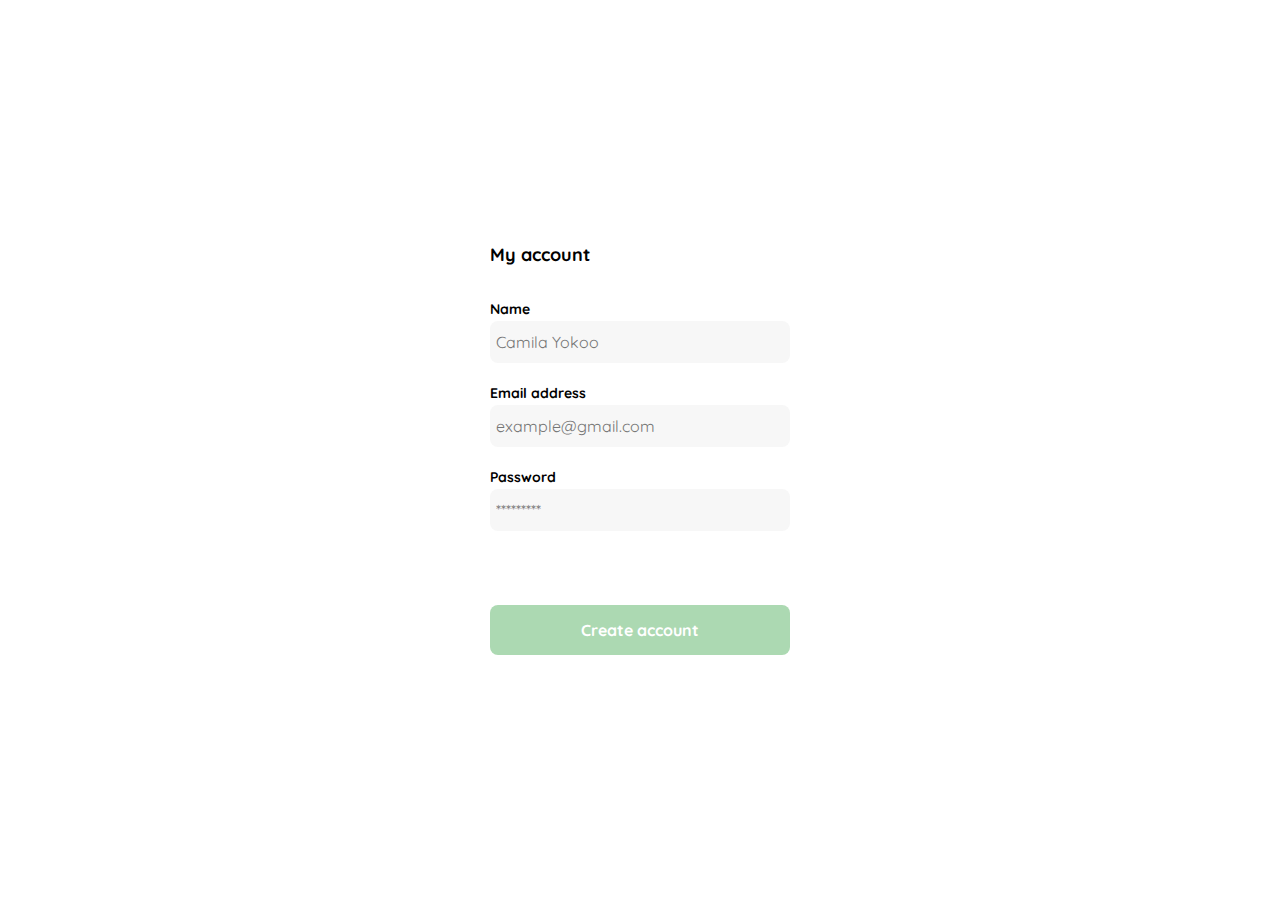
<file: Pantallas/create-account/index.html>
<!DOCTYPE html>
<html lang="es">
  <head>
    <meta charset="UTF-8" />
    <meta name="viewport" content="width=device-width, initial-scale=1.0" />
    <!-- Font Quicksand 300, 500, 700 -->
    <link rel="preconnect" href="https://fonts.googleapis.com" />
    <link rel="preconnect" href="https://fonts.gstatic.com" crossorigin />
    <link href="https://fonts.googleapis.com/css2?family=Quicksand:wght@300;500;700&display=swap" rel="stylesheet" />
    <link rel="stylesheet" href="./assets/css/normalize.css" />
    <link rel="stylesheet" href="./assets/css/style.css" />
    <!-- Styles Desktop -->
    <link rel="stylesheet" href="./assets/css/desktop.css" media="screen and (min-width: 992px)" />
    <title>Yard Sale</title>
  </head>
  <body>
    <header>
      <nav></nav>
    </header>

    <div class="login">
      <div class="login__container">
        <!-- <img class="login__logo" src="./assets/img/logos/logo_yard_sale.svg" alt="Logo" /> -->
        <h1 class="login__title">My account</h1>

        <form action="./index.html" class="form">
          <label for="name" class="form__label">Name</label>
          <input type="text" id="name" class="form__input form__input--name" placeholder="Camila Yokoo" />
          <label for="email" class="form__label">Email address</label>
          <input type="email" id="email" class="form__input form__input--email" placeholder="example@gmail.com" />
          <label for="password" class="form__label">Password</label>
          <input type="password" id="password" class="form__input form__input--password" placeholder="*********" />

          <button type="submit" class="button button--primary button--signup">Create account</button>
        </form>
      </div>
    </div>
  </body>
</html>
</file>
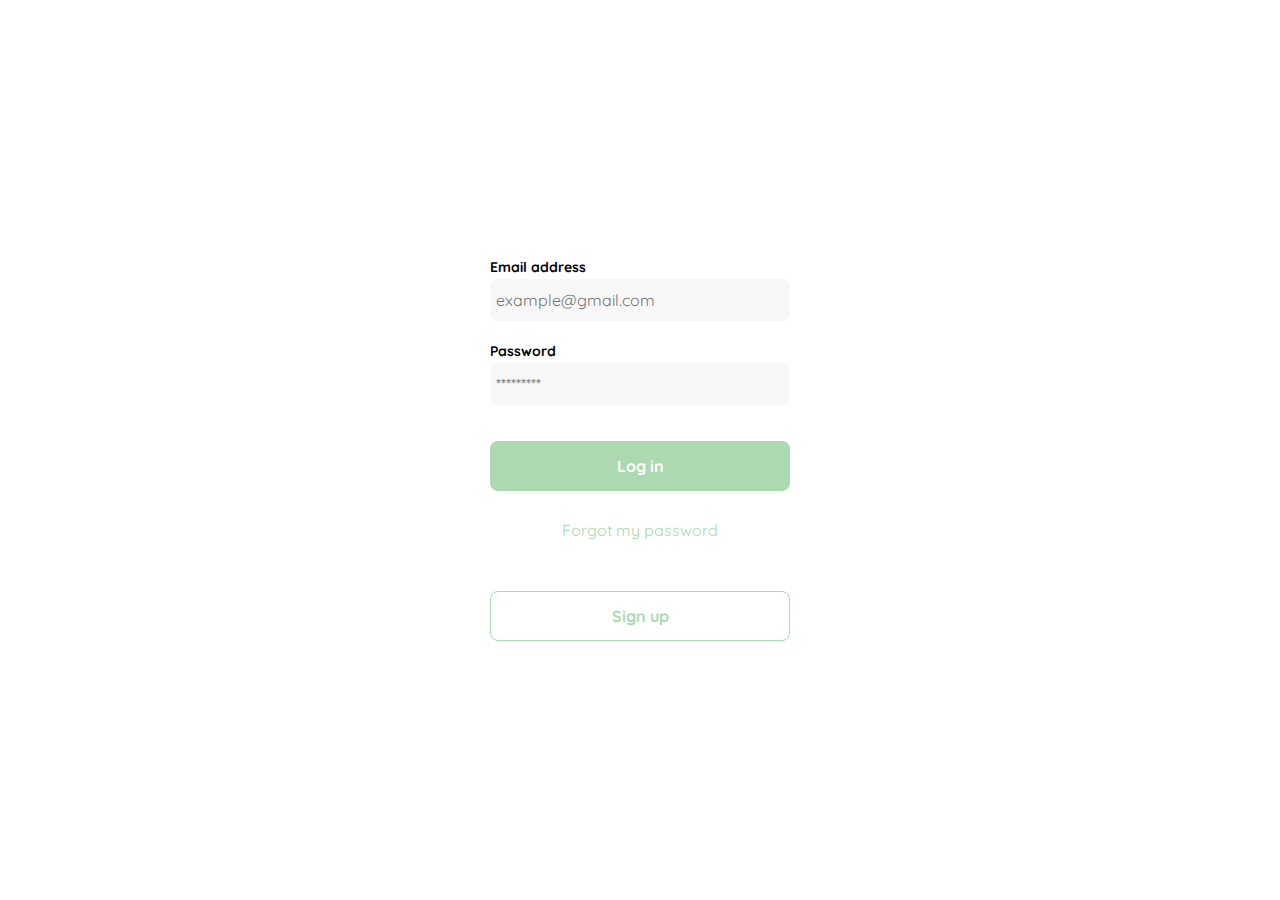
<file: Pantallas/login/index.html>
<!DOCTYPE html>
<html lang="es">
  <head>
    <meta charset="UTF-8" />
    <meta name="viewport" content="width=device-width, initial-scale=1.0" />
    <!-- Font Quicksand 300, 500, 700 -->
    <link rel="preconnect" href="https://fonts.googleapis.com" />
    <link rel="preconnect" href="https://fonts.gstatic.com" crossorigin />
    <link href="https://fonts.googleapis.com/css2?family=Quicksand:wght@300;500;700&display=swap" rel="stylesheet" />
    <link rel="stylesheet" href="./assets/css/normalize.css" />
    <link rel="stylesheet" href="./assets/css/style.css" />
    <!-- Styles Desktop -->
    <link rel="stylesheet" href="./assets/css/desktop.css" media="screen and (min-width: 992px)" />
    <title>Yard Sale</title>
  </head>
  <body>
    <div class="login">
      <div class="login__container">
        <img class="login__logo" src="./assets/img/logos/logo_yard_sale.svg" alt="Logo" />

        <form action="./index.html" class="form">
          <label for="email" class="form__label">Email address</label>
          <input type="email" id="email" class="form__input form__input--email" placeholder="example@gmail.com" />
          <label for="password" class="form__label">Password</label>
          <input type="password" id="password" class="form__input form__input--password" placeholder="*********" />
          <button type="submit" class="button button--primary button--login">Log in</button>
          <a href="/" class="form__forgot">Forgot my password</a>
        </form>
        <button type="button" class="button button--secondary button--signup">Sign up</button>
      </div>
    </div>
  </body>
</html>
</file>
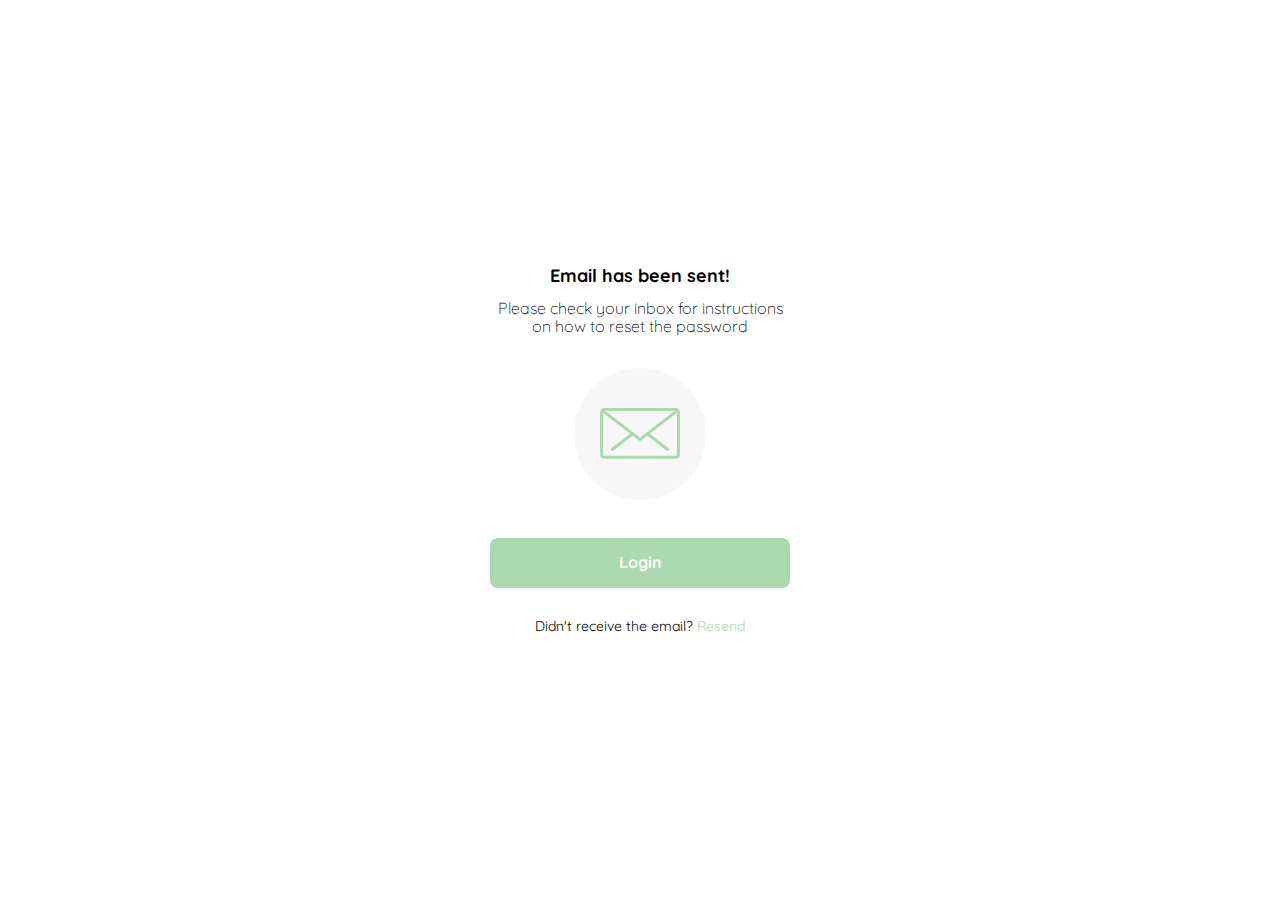
<file: Pantallas/password-recovery2/index.html>
<!DOCTYPE html>
<html lang="es">
  <head>
    <meta charset="UTF-8" />
    <meta name="viewport" content="width=device-width, initial-scale=1.0" />
    <!-- Font Quicksand 300, 500, 700 -->
    <link rel="preconnect" href="https://fonts.googleapis.com" />
    <link rel="preconnect" href="https://fonts.gstatic.com" crossorigin />
    <link href="https://fonts.googleapis.com/css2?family=Quicksand:wght@300;500;700&display=swap" rel="stylesheet" />
    <link rel="stylesheet" href="./assets/css/normalize.css" />
    <link rel="stylesheet" href="./assets/css/style.css" />
    <!-- Styles Desktop -->
    <link rel="stylesheet" href="./assets/css/desktop.css" media="screen and (min-width: 992px)" />
    <title>Yard Sale</title>
  </head>
  <body>
    <div class="login">
      <div class="login__container">
        <img class="login__logo" src="./assets/img/logos/logo_yard_sale.svg" alt="Logo" />
        <h1 class="login__title">Email has been sent!</h1>
        <p class="login__subtitle">Please check your inbox for instructions on how to reset the password</p>

        <div class="login__email">
          <img src="./assets/img/icons/email.svg" alt="Icono Mensaje" class="login__image" />
        </div>
        <button type="submit" class="button button--primary button--login">Login</button>
        <p class="login__resend"><span>Didn't receive the email? </span><a href="/">Resend</a></p>
      </div>
    </div>
  </body>
</html>
</file>
<file: Pantallas/create-account/assets/css/style.css>
* {
  margin: 0;
  padding: 0;
  box-sizing: border-box;
}

:root {
  scroll-behavior: smooth;
}

html {
  font-size: 62.5%;
  box-sizing: border-box;
}

*,
*:before,
*:after {
  box-sizing: inherit;
}

img {
  width: 100%;
  max-width: 100%;
  height: auto;
}

a {
  text-decoration: none;
}

h1 {
  margin: 0;
  padding: 0;
}

p {
  margin: 0;
  padding: 0;
}

/* button {
  border: none;
  outline: none;
} */
/* input {
  outline: none;
  border: none;
}
 */
ol,
ul {
  list-style: none;
}

:root {
  /* ---------- Colors ---------- */
  --very-light-pink: #c7c7c7;
  --hospital-green: #acd9b2;
  --text-input-field: #f7f7f7;
  --dark: #232830;
  --black: #000000;
  --white: #ffffff;
  /* ---------- Fonts ---------- */
  --font-basic: "Quicksand", sans-serif;
  --font-sm: 1.4rem;
  --font-md: 1.6rem;
  --font-lg: 1.8rem;
}

.login {
  width: 100%;
  height: 100vh;
  display: grid;
  place-items: center;
}

.login__container {
  display: grid;
  grid-template-rows: auto 1fr auto;
  width: 30rem;
}

/* .login__logo {
  width: 15rem;
  margin-bottom: 4.8rem;
  justify-self: center;
} */
.login__title {
  font-size: var(--font-lg);
  margin-bottom: 3.6rem;
}

.form {
  display: flex;
  flex-direction: column;
}

.form__label {
  font-size: var(--font-sm);
  font-weight: bold;
  margin-bottom: 0.4rem;
}

.form__input {
  background-color: var(--text-input-field);
  border: none;
  border-radius: 8px;
  height: 4.2rem;
  font-size: var(--font-md);
  padding: 0.6rem;
  margin-bottom: 2.2rem;
}

.button {
  border-radius: 8px;
  border: none;
  color: var(--white);
  width: 100%;
  cursor: pointer;
  font-size: var(--font-md);
  font-weight: bold;
  height: 5rem;
}

.button--primary {
  background-color: var(--hospital-green);
}

.button--login {
  margin-top: 1.4rem;
  margin-bottom: 3rem;
}

.button--signup {
  margin-top: 10rem;
}

body {
  font-size: var(--font-md);
  font-family: var(--font-basic);
}

/*# sourceMappingURL=style.css.map */
</file>
<file: Pantallas/create-account/assets/css/desktop.css>
.login__logo {
  display: none;
}

.button--signup {
  margin-top: 5.2rem;
}
</file>
<file: Pantallas/login/assets/css/style.css>
* {
  margin: 0;
  padding: 0;
  box-sizing: border-box;
}

:root {
  scroll-behavior: smooth;
}

html {
  font-size: 62.5%;
  box-sizing: border-box;
}

*,
*:before,
*:after {
  box-sizing: inherit;
}

img {
  width: 100%;
  max-width: 100%;
  height: auto;
}

a {
  text-decoration: none;
}

h1 {
  margin: 0;
  padding: 0;
}

p {
  margin: 0;
  padding: 0;
}

/* button {
  border: none;
  outline: none;
} */
/* input {
  outline: none;
  border: none;
}
 */
ol,
ul {
  list-style: none;
}

:root {
  /* ---------- Colors ---------- */
  --very-light-pink: #c7c7c7;
  --hospital-green: #acd9b2;
  --text-input-field: #f7f7f7;
  --dark: #232830;
  --black: #000000;
  --white: #ffffff;
  /* ---------- Fonts ---------- */
  --font-basic: "Quicksand", sans-serif;
  --font-sm: 1.4rem;
  --font-md: 1.6rem;
  --font-lg: 1.8rem;
}

.login {
  width: 100%;
  height: 100vh;
  display: grid;
  place-items: center;
}

.login__container {
  display: grid;
  grid-template-rows: auto 1fr auto;
  width: 30rem;
}

.login__logo {
  width: 15rem;
  margin-bottom: 4.8rem;
  justify-self: center;
}

.form {
  display: flex;
  flex-direction: column;
}

.form__label {
  font-size: var(--font-sm);
  font-weight: bold;
  margin-bottom: 0.4rem;
}

.form__input {
  background-color: var(--text-input-field);
  border: none;
  border-radius: 8px;
  height: 4.2rem;
  font-size: var(--font-md);
  padding: 0.6rem;
  margin-bottom: 2.2rem;
}

.button {
  border-radius: 8px;
  border: none;
  color: var(--white);
  width: 100%;
  cursor: pointer;
  font-size: var(--font-md);
  font-weight: bold;
  height: 5rem;
}

.button--primary {
  background-color: var(--hospital-green);
}

.button--login {
  margin-top: 1.4rem;
  margin-bottom: 3rem;
}

.form__forgot {
  color: var(--hospital-green);
  font-size: var(--sm);
  text-align: center;
}

.button--secondary {
  background: transparent;
  color: var(--hospital-green);
  border: 1px solid var(--hospital-green);
}

.button--signup {
  margin-top: 10rem;
}

body {
  font-size: var(--font-md);
  font-family: var(--font-basic);
}

/*# sourceMappingURL=style.css.map */
</file>
<file: Pantallas/login/assets/css/desktop.css>
.login__logo {
  display: none;
}

.button--signup {
  margin-top: 5.2rem;
}
</file>
<file: Pantallas/password-recovery2/assets/css/style.css>
* {
  margin: 0;
  padding: 0;
  box-sizing: border-box;
}

:root {
  scroll-behavior: smooth;
}

html {
  font-size: 62.5%;
  box-sizing: border-box;
}

*,
*:before,
*:after {
  box-sizing: inherit;
}

img {
  width: 100%;
  max-width: 100%;
  height: auto;
}

a {
  text-decoration: none;
}

h1 {
  margin: 0;
  padding: 0;
}

p {
  margin: 0;
  padding: 0;
}

/* button {
  border: none;
  outline: none;
} */
/* input {
  outline: none;
  border: none;
}
 */
ol,
ul {
  list-style: none;
}

:root {
  /* ---------- Colors ---------- */
  --very-light-pink: #c7c7c7;
  --hospital-green: #acd9b2;
  --text-input-field: #f7f7f7;
  --dark: #232830;
  --black: #000000;
  --white: #ffffff;
  /* ---------- Fonts ---------- */
  --font-basic: "Quicksand", sans-serif;
  --font-sm: 1.4rem;
  --font-md: 1.6rem;
  --font-lg: 1.8rem;
}

.login {
  width: 100%;
  height: 100vh;
  display: grid;
  place-items: center;
}

.login__container {
  display: grid;
  grid-template-rows: auto 1fr auto;
  width: 30rem;
  justify-items: center;
}

.login__logo {
  width: 15rem;
  margin-bottom: 4.8rem;
  justify-self: center;
}

.login__title {
  font-size: var(--font-lg);
  margin-bottom: 1.2rem;
  text-align: center;
}

.login__subtitle {
  color: var(--black);
  font-size: var(--font-md);
  font-weight: 300;
  margin-bottom: 3.2rem;
  text-align: center;
}

.login__email {
  width: 13.2rem;
  height: 13.2rem;
  border-radius: 50%;
  background-color: var(--text-input-field);
  display: flex;
  justify-content: center;
  align-items: center;
  margin-bottom: 2.4rem;
}

.login__image {
  width: 8rem;
}

.button {
  border-radius: 8px;
  border: none;
  color: var(--white);
  width: 100%;
  cursor: pointer;
  font-size: var(--font-md);
  font-weight: bold;
  height: 5rem;
}

.button--primary {
  background-color: var(--hospital-green);
}

.button--login {
  margin-top: 1.4rem;
  margin-bottom: 3rem;
}

.login__resend {
  font-size: var(--font-sm);
}

.login_-resend span {
  color: var(--very-light-pink);
}

.login__resend a {
  color: var(--hospital-green);
}

body {
  font-size: var(--font-md);
  font-family: var(--font-basic);
}

/*# sourceMappingURL=style.css.map */
</file>
<file: Pantallas/password-recovery2/assets/css/desktop.css>
.login__logo {
  display: none;
}
</file>
